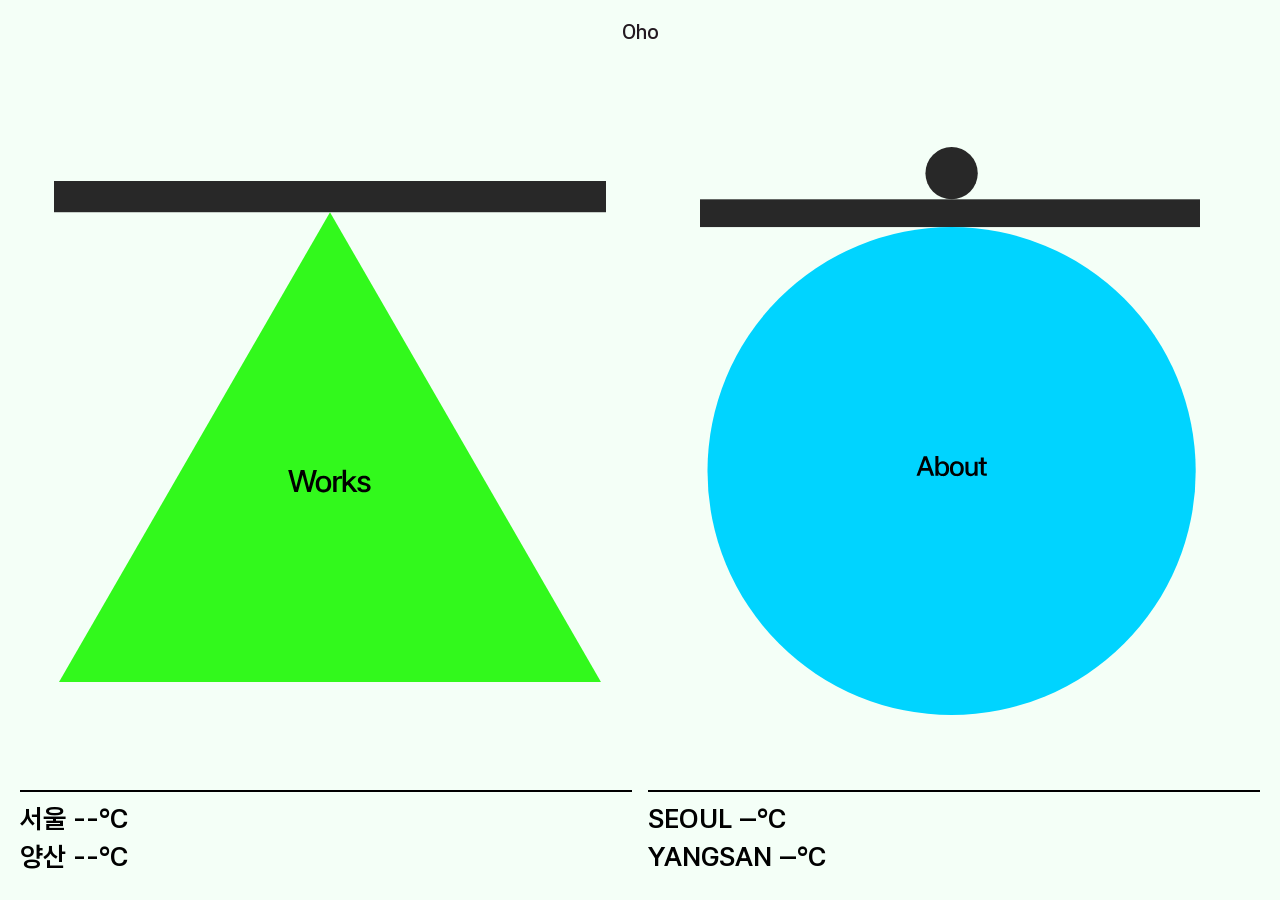
<file: index.html>
<!DOCTYPE html>
<html lang="ko">
<head>
<meta charset="UTF-8">
<meta name="viewport" content="width=device-width, initial-scale=1.0">
<title>Oho Studio</title>
<link rel="preconnect" href="https://fonts.googleapis.com">
<link rel="preconnect" href="https://fonts.gstatic.com" crossorigin>
<link href="https://fonts.googleapis.com/css2?family=Asta+Sans:wght@400;500;700;800&family=Gothic+A1:wght@400;500;700;800&display=swap" rel="stylesheet">
<link rel="stylesheet" href="home.css?v=20261123-1">
<link rel="stylesheet" href="cursor.css?v=20260811-2">
</head>
<body>

<header class="top-nav">
  <span class="nav-placeholder nav-left" aria-hidden="true">Works</span>
  <a class="logo" href="index.html">Oho</a>
  <span class="nav-placeholder nav-right" aria-hidden="true">About</span>
</header>

<main class="home">

  <a class="side left-area" href="works.html" aria-label="Works">
    <img class="works-visual" src="home_button_w.svg" alt="">
  </a>

  <a class="side right-area" href="about.html" aria-label="About">
    <img class="about-visual" src="home_button_A.svg" alt="">
  </a>

</main>

<footer class="bottom-info">
  <div class="info-block info-kr">
    <p>서울 <span class="temp" data-city="seoul">--°C</span></p>
    <p>양산 <span class="temp" data-city="yangsan">--°C</span></p>
  </div>
  <div class="info-block info-en">
    <p>SEOUL <span class="temp" data-city="seoul">--°C</span></p>
    <p>YANGSAN <span class="temp" data-city="yangsan">--°C</span></p>
  </div>
</footer>

<p class="mobile-copyright">© 2026 OHO STUDIO<br>ALL RIGHTS RESERVED.</p>

<script src="cursor.js?v=20260811-2"></script>
<script src="home.js?v=20260811-2"></script>
</body>
</html>
</file>
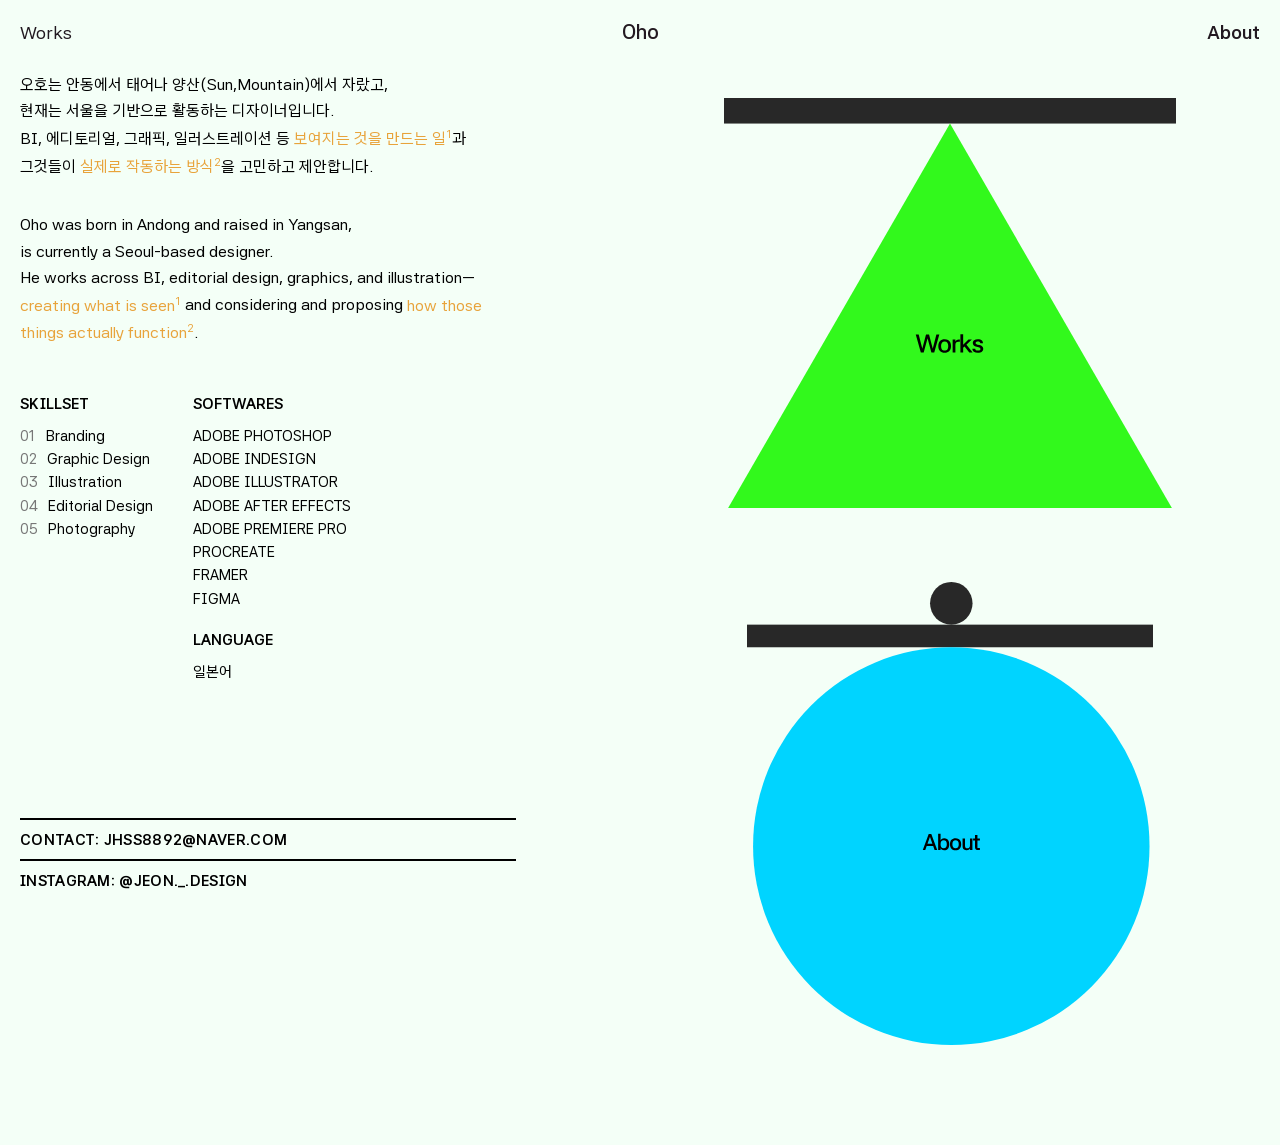
<file: about.html>
<!DOCTYPE html>
<html lang="ko">
<head>
<meta charset="UTF-8">
<meta name="viewport" content="width=device-width, initial-scale=1.0">
<title>Oho Studio — About</title>
<link rel="preconnect" href="https://fonts.googleapis.com">
<link rel="preconnect" href="https://fonts.gstatic.com" crossorigin>
<link href="https://fonts.googleapis.com/css2?family=Asta+Sans:wght@400;500;700;800&family=Gothic+A1:wght@400;500;700;800&display=swap" rel="stylesheet">
<link rel="stylesheet" href="about.css?v=20260811-2">
<link rel="stylesheet" href="cursor.css?v=20260811-2">
</head>
<body>

<div class="about-desktop">
  <header class="top-nav">
    <a class="nav-link nav-left" href="works.html">Works</a>
    <a class="logo" href="index.html">Oho</a>
    <a class="nav-link nav-right active" href="about.html">About</a>
  </header>

  <main class="about-main">
    <section class="about-text">
      <div class="about-block about-intro">
        <p class="intro-kr">
          오호는 안동에서 태어나 양산(Sun,Mountain)에서 자랐고,<br>
          현재는 서울을 기반으로 활동하는 디자이너입니다.<br>
          BI, 에디토리얼, 그래픽, 일러스트레이션 등 <span class="accent">보여지는 것을 만드는 일<sup>1</sup></span>과<br>
          그것들이 <span class="accent">실제로 작동하는 방식<sup>2</sup></span>을 고민하고 제안합니다.
        </p>
        <p class="intro-en">
          Oho was born in Andong and raised in Yangsan,<br>
          is currently a Seoul-based designer.<br>
          He works across BI, editorial design, graphics, and illustration&mdash;<span class="accent">creating what is seen<sup>1</sup></span> and considering and proposing <span class="accent">how those things actually function<sup>2</sup></span>.
        </p>
      </div>

      <div class="about-block about-skills">
        <div class="skills-col">
          <h3>SKILLSET</h3>
          <ol class="skill-list">
            <li><span class="num">01</span> Branding</li>
            <li><span class="num">02</span> Graphic Design</li>
            <li><span class="num">03</span> Illustration</li>
            <li><span class="num">04</span> Editorial Design</li>
            <li><span class="num">05</span> Photography</li>
          </ol>
        </div>
        <div class="skills-col">
          <h3>SOFTWARES</h3>
          <ul class="plain-list">
            <li>ADOBE PHOTOSHOP</li>
            <li>ADOBE INDESIGN</li>
            <li>ADOBE ILLUSTRATOR</li>
            <li>ADOBE AFTER EFFECTS</li>
            <li>ADOBE PREMIERE PRO</li>
            <li>PROCREATE</li>
            <li>FRAMER</li>
            <li>FIGMA</li>
          </ul>
          <h3 class="lang-title">LANGUAGE</h3>
          <ul class="plain-list">
            <li>일본어</li>
          </ul>
        </div>
      </div>

    </section>

    <section class="about-visuals" id="about-visuals">
      <a class="side works-side" href="works.html" aria-label="Works">
        <img class="works-visual" src="home_button_w.svg" alt="">
      </a>
      <div class="side about-side" aria-current="page" aria-label="About">
        <img class="about-visual" src="home_button_A.svg" alt="">
      </div>
    </section>
  </main>

  <div class="about-block about-contact">
    <div class="contact-row">
      <a href="mailto:jhss8892@naver.com">CONTACT: JHSS8892@NAVER.COM</a>
    </div>
    <div class="contact-row">
      <a href="https://instagram.com/jeon._.design" target="_blank" rel="noopener">INSTAGRAM: @JEON._.DESIGN</a>
    </div>
  </div>
</div>

<div class="about-mobile" id="about-mobile">
  <div class="mobile-close-bar">
    <button type="button" class="close-btn" id="close-btn">Close</button>
  </div>

  <div class="mobile-body">
    <p class="intro-kr">
      오호는 안동에서 태어나 양산<br>
      (Sun,Mountain)에서 자랐고,<br>
      현재는 서울을 기반으로 활동하는<br>
      디자이너입니다.<br>
      BI, 에디토리얼, 그래픽, 일러스트레이션 등<br>
      <span class="accent">보여지는 것을 만드는 일<sup>1</sup></span>과<br>
      그것들이 <span class="accent">실제로 작동하는 방식<sup>2</sup></span>을<br>
      고민하고 제안합니다.
    </p>
    <p class="intro-en">
      Oho was born in Andong and raised in<br>
      Yangsan,<br>
      is currently a Seoul-based designer.<br>
      He works across BI, editorial design,<br>
      graphics, and illustration&mdash;<span class="accent">creating what<br>
      is seen<sup>1</sup></span> and considering and proposing<br>
      <span class="accent">how those things actually function<sup>2</sup></span>.
    </p>

    <div class="mobile-contact">
      <h3>Contact</h3>
      <p>E-mail: <a href="mailto:jhss8892@naver.com">jhss8892@naver.com</a></p>
      <p>Instagram: <a href="https://instagram.com/jeon._.design" target="_blank" rel="noopener">@jeon._.design</a></p>
    </div>
  </div>
</div>

<script src="cursor.js?v=20260811-2"></script>
<script src="about.js?v=20260811-2"></script>
</body>
</html>
</file>
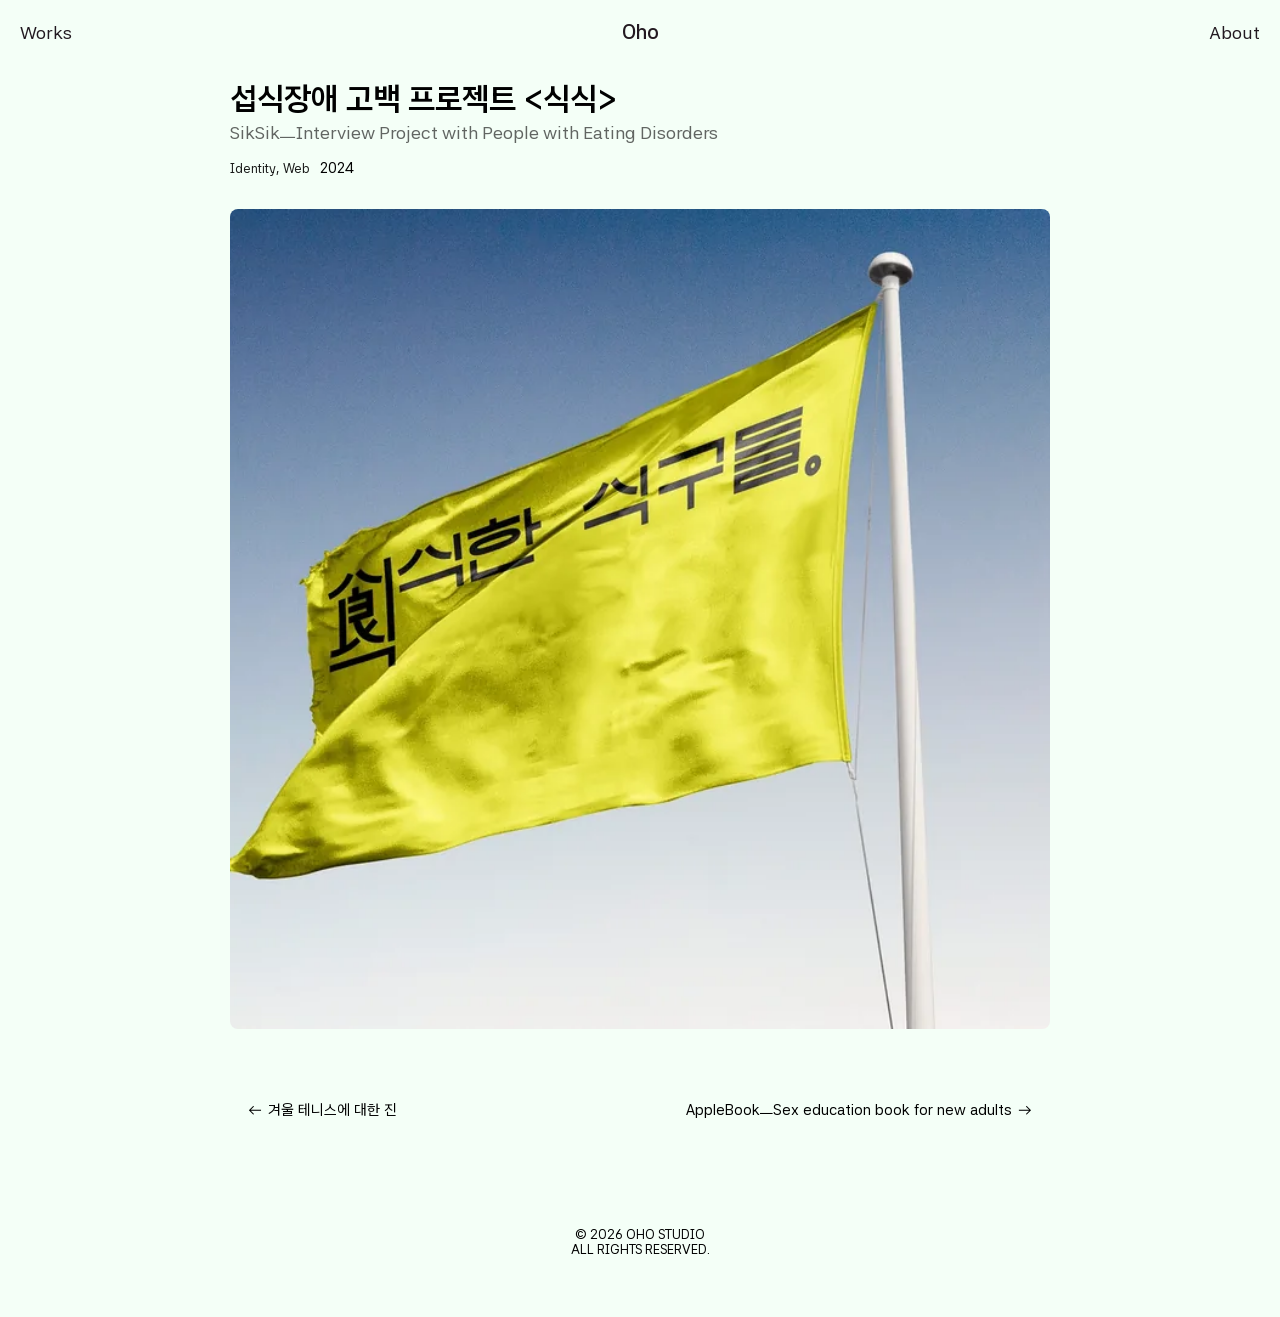
<file: project.html>
<!DOCTYPE html>
<html lang="ko">
<head>
<meta charset="UTF-8">
<meta name="viewport" content="width=device-width, initial-scale=1.0">
<title>Oho Studio — Project</title>
<link rel="preconnect" href="https://fonts.googleapis.com">
<link rel="preconnect" href="https://fonts.gstatic.com" crossorigin>
<link href="https://fonts.googleapis.com/css2?family=Asta+Sans:wght@400;500;700;800&family=Gothic+A1:wght@400;500;700;800&display=swap" rel="stylesheet">
<link rel="stylesheet" href="works.css?v=20261123-3">
<link rel="stylesheet" href="project.css?v=20261124-1">
<link rel="stylesheet" href="cursor.css?v=20260811-2">
</head>
<body>

<header class="top-nav">
  <a class="nav-link nav-left" href="works.html">Works</a>
  <a class="logo" href="index.html">Oho</a>
  <a class="nav-link nav-right" href="about.html">About</a>
</header>

<main class="project-detail" id="project-detail">
  <div class="project-head">
    <h1 class="project-title-kr" id="project-title-kr"></h1>
    <h2 class="project-title-en" id="project-title-en"></h2>
    <div class="project-meta">
      <span class="card-tag" id="project-category"></span>
      <span class="project-year" id="project-year"></span>
    </div>
    <p class="project-summary" id="project-summary"></p>
  </div>

  <div class="project-image-wrap" id="project-image-wrap">
    <img class="project-image" id="project-image" alt="">
  </div>

  <section class="project-book" id="project-book" aria-label="얼어죽어도 테니스 책 보기" hidden>
    <canvas class="project-book-canvas" aria-hidden="true"></canvas>
    <p class="project-book-error" role="status"></p>
    <div class="project-book-controls">
      <button type="button" data-book-prev aria-label="이전 페이지">←</button>
      <form class="project-book-position" data-book-jump>
        <input type="number" min="1" step="1" inputmode="numeric" enterkeyhint="go" required
          data-book-page aria-label="이동할 페이지 번호" aria-describedby="project-book-total">
        <span id="project-book-total" data-book-total></span>
        <button type="submit" class="project-book-go">이동</button>
      </form>
      <button type="button" data-book-next aria-label="다음 페이지">→</button>
    </div>
  </section>

  <p class="project-desc" id="project-desc"></p>
</main>

<nav class="project-pager">
  <a class="pager-btn pager-prev" id="pager-prev">← Previous</a>
  <a class="pager-btn pager-next" id="pager-next">Next →</a>
</nav>

<footer class="site-footer">
  <p>© 2026 OHO STUDIO</p>
  <p>ALL RIGHTS RESERVED.</p>
</footer>

<script src="cursor.js?v=20260811-2"></script>
<script src="projects-data.js?v=20261124-1"></script>
<script src="project.js?v=20261124-1"></script>
</body>
</html>
</file>
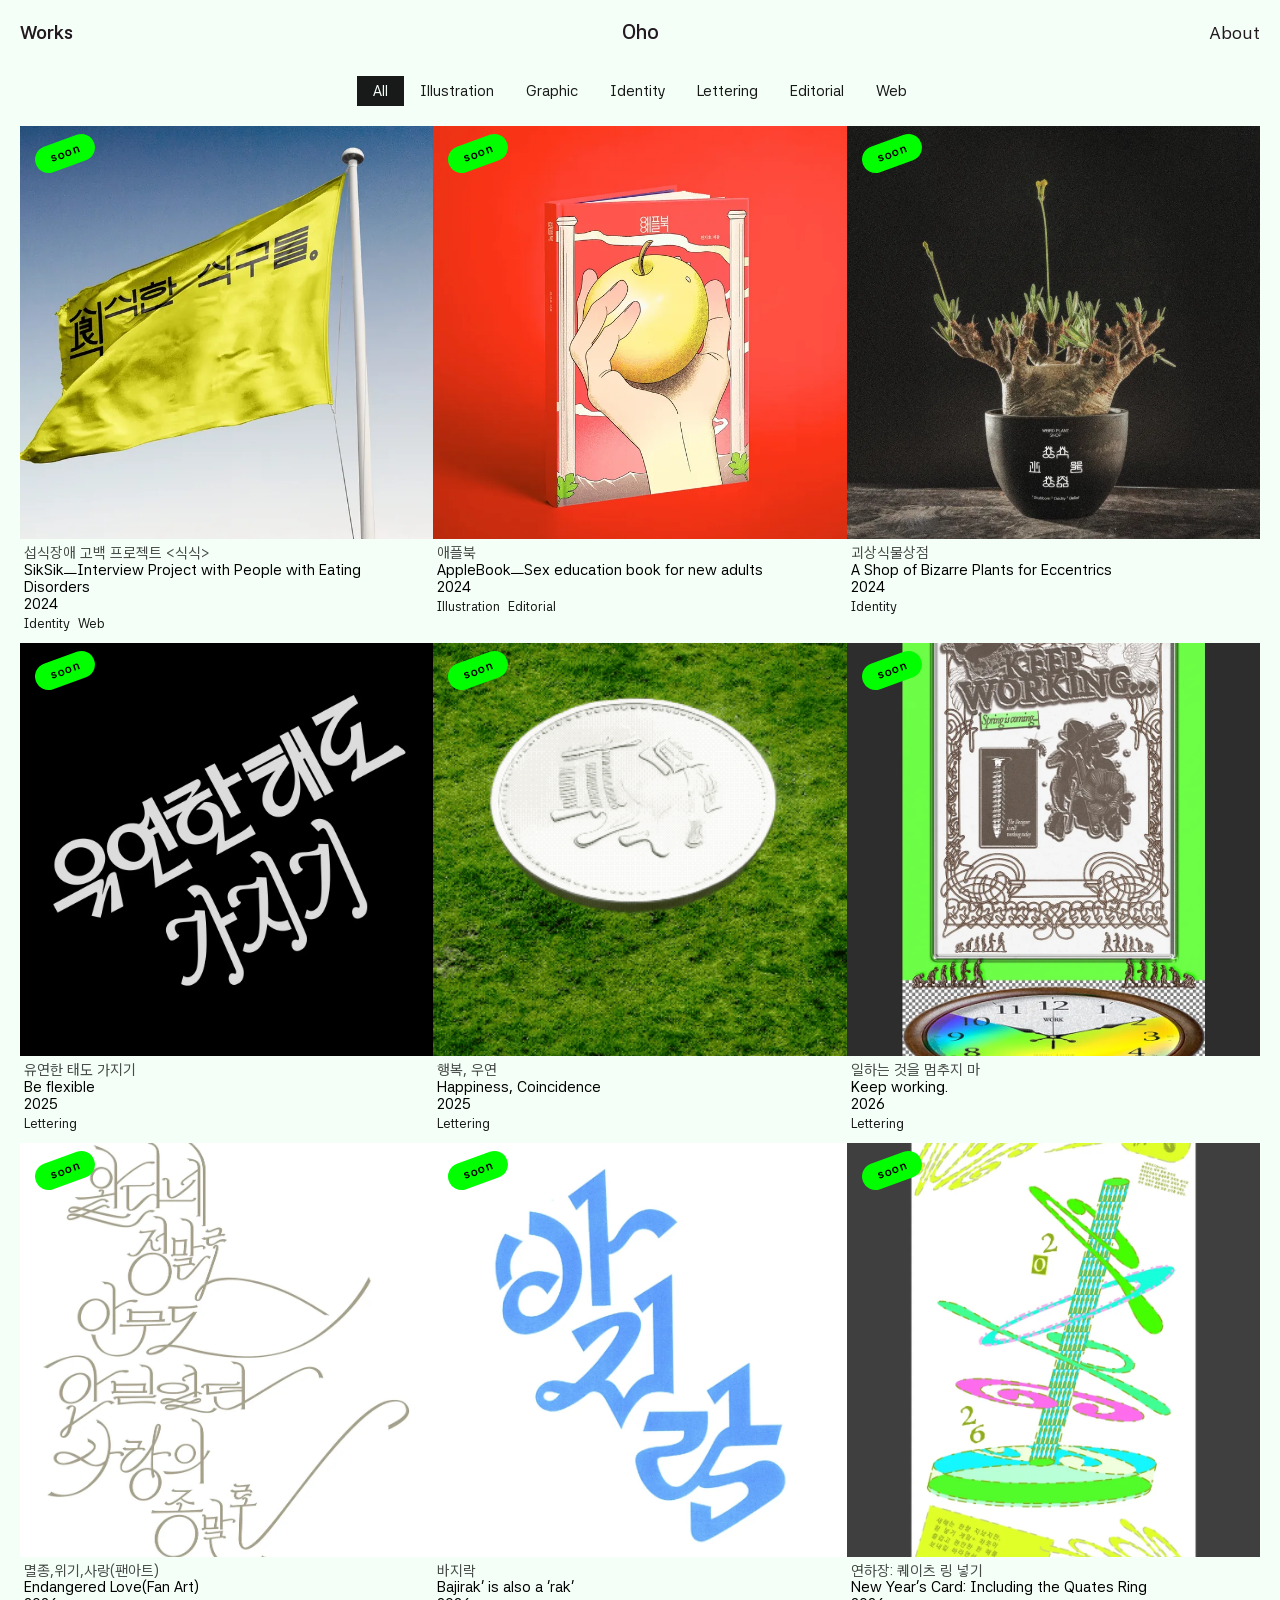
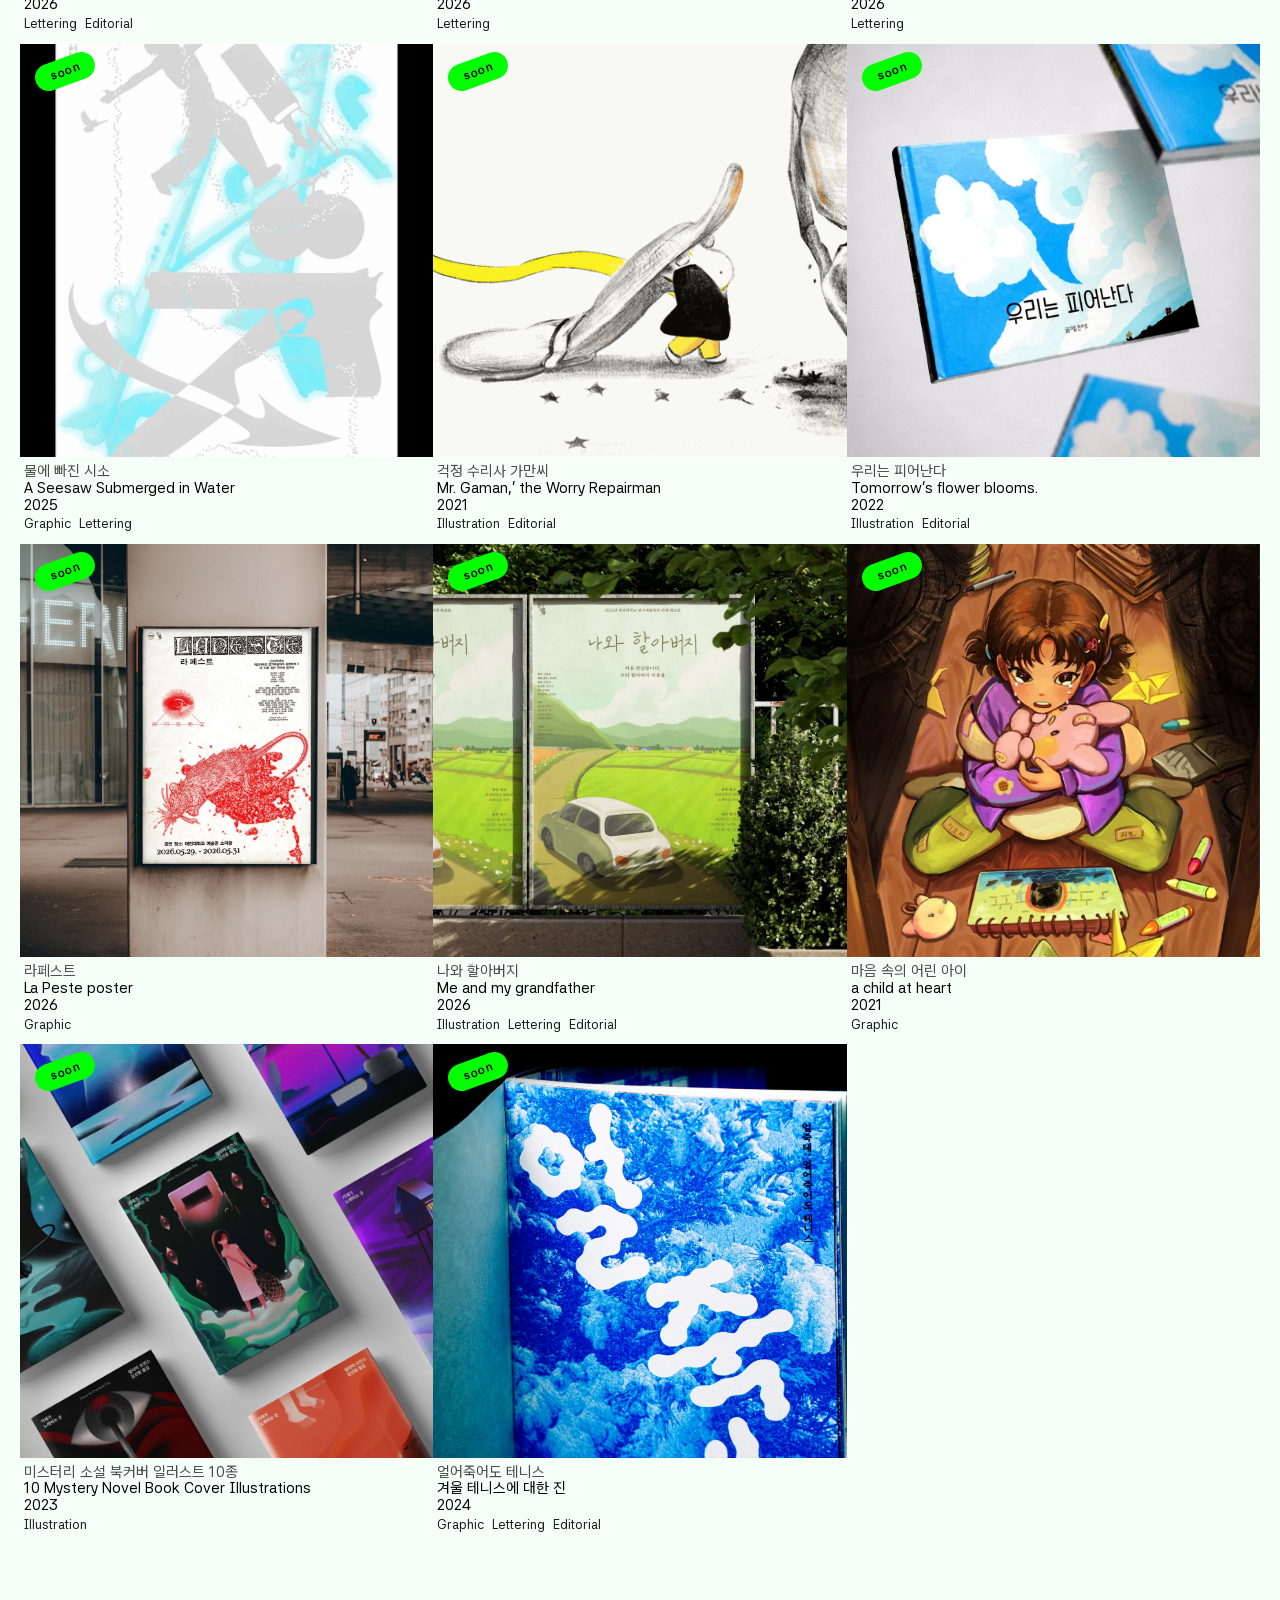
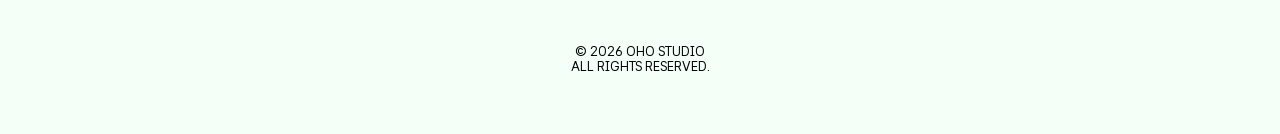
<file: works.html>
<!DOCTYPE html>
<html lang="ko">
<head>
<meta charset="UTF-8">
<meta name="viewport" content="width=device-width, initial-scale=1.0">
<title>Oho Studio — Works</title>
<link rel="preconnect" href="https://fonts.googleapis.com">
<link rel="preconnect" href="https://fonts.gstatic.com" crossorigin>
<link href="https://fonts.googleapis.com/css2?family=Asta+Sans:wght@400;500;700;800&family=Gothic+A1:wght@400;500;700;800&display=swap" rel="stylesheet">
<link rel="stylesheet" href="works.css?v=20261123-3">
<link rel="stylesheet" href="cursor.css?v=20260811-2">
</head>
<body>

<header class="top-nav">
  <a class="nav-link nav-left active" href="works.html">Works</a>
  <a class="logo" href="index.html">Oho</a>
  <a class="nav-link nav-right" href="about.html">About</a>
</header>

<nav class="filters" id="filters">
  <button class="filter-btn active" data-filter="all">All</button>
  <button class="filter-btn" data-filter="Illustration">Illustration</button>
  <button class="filter-btn" data-filter="Graphic">Graphic</button>
  <button class="filter-btn" data-filter="Identity">Identity</button>
  <button class="filter-btn" data-filter="Lettering">Lettering</button>
  <span class="filter-break" aria-hidden="true"></span>
  <button class="filter-btn" data-filter="Editorial">Editorial</button>
  <button class="filter-btn" data-filter="Web">Web</button>
</nav>

<main class="grid" id="grid"></main>

<footer class="site-footer">
  <p>© 2026 OHO STUDIO</p>
  <p>ALL RIGHTS RESERVED.</p>
</footer>

<script src="cursor.js?v=20260811-2"></script>
<script src="projects-data.js?v=20261124-1"></script>
<script src="works.js?v=20261123-3"></script>
</body>
</html>
</file>
<file: home.css>
:root {
  --bg: #F4FFF7;
  --text: #000000;
  --nav-height: 64px;
}

* {
  box-sizing: border-box;
}

html, body {
  height: 100%;
  margin: 0;
  overflow: hidden;
}

body {
  display: flex;
  flex-direction: column;
  height: 100vh;
  background: var(--bg);
  color: var(--text);
  font-family: "Asta Sans", "Gothic A1", sans-serif;
  padding: calc(var(--nav-height) + 8px) 20px 24px;
}

/* ---------- Top nav ---------- */
.top-nav {
  position: fixed;
  inset: 0 0 auto;
  z-index: 100;
  display: grid;
  grid-template-columns: 1fr auto 1fr;
  align-items: center;
  min-height: var(--nav-height);
  padding: 8px 20px;
  color: #ffffff;
  background: transparent;
  mix-blend-mode: difference;
}

.nav-placeholder {
  visibility: hidden;
  font-size: 18px;
}

.nav-left {
  justify-self: start;
}

.nav-right {
  justify-self: end;
}

.logo {
  justify-self: center;
  font-size: 20px;
  font-weight: 600;
  color: inherit;
  text-decoration: none;
  opacity: 0.9;
  transition: opacity 180ms ease;
}

.logo:hover {
  opacity: 1;
}

/* ---------- Hero ---------- */
.home {
  position: relative;
  flex: 1;
  display: grid;
  grid-template-columns: 1fr 1fr;
  min-height: 0;
}

.side {
  display: flex;
  align-items: center;
  justify-content: center;
  text-decoration: none;
  color: inherit;
  cursor: pointer;
}

/* ---------- Works (left) ---------- */
.works-visual {
  width: clamp(336px, 43.2vw, 626px);
  height: auto;
  display: block;
  transform-origin: center;
  transition: transform 0.25s ease-out;
}

/* ---------- About (right) ---------- */
.about-visual {
  width: clamp(312px, 39vw, 562px);
  height: auto;
  display: block;
  transform-origin: center;
  transition: transform 0.25s ease-out;
}

/* Cap hero image width by available viewport height (aspect-ratio-aware)
   so the hero never grows taller than the space left after nav/footer,
   which would otherwise push or overlap them. Budget: nav (var(--nav-height) + 8px)
   + bottom padding (24px) + footer max height (~88px) + buffer. Scoped to the
   non-scrolling desktop/tablet layout; mobile scrolls, so it doesn't need this. */
@media (min-width: 768px) {
  .works-visual {
    width: min(clamp(336px, 43.2vw, 626px), calc((100vh - 208px) * 1.1023));
  }

  .about-visual {
    width: min(clamp(312px, 39vw, 562px), calc((100vh - 208px) * 0.8797));
  }
}

/* ---------- Bottom info ---------- */
.bottom-info {
  display: flex;
  gap: 16px;
  margin: 0;
}

.info-block {
  width: calc(50% - 8px);
  border-top: 2px solid #000000;
  padding-top: 8px;
}

.info-block p {
  margin: 0;
  font-size: clamp(16px, 3vh, 28px);
  font-weight: 700;
  line-height: 1.4;
}

.mobile-copyright {
  display: none;
}

/* ---------- Mobile ---------- */
@media (max-width: 767px) {
  :root {
    --nav-height: 52px;
  }

  html, body {
    overflow: visible;
  }

  body {
    min-height: 100vh;
    height: auto;
    padding: calc(var(--nav-height) + 8px) 16px 24px;
  }

  .top-nav {
    padding: 6px 16px;
  }

  .home {
    display: flex;
    flex-direction: column;
    align-items: center;
    flex: none;
  }

  .left-area {
    order: 2;
    margin-bottom: 40px;
  }

  .right-area {
    order: 3;
  }

  .left-area,
  .right-area {
    opacity: 0;
    transform: translateY(46px);
    animation: floatInSettle 0.9s cubic-bezier(0.22, 1, 0.36, 1) forwards;
  }

  .left-area {
    animation-delay: 0.1s;
  }

  .right-area {
    animation-delay: 0.4s;
  }

  .left-area.is-settled,
  .right-area.is-settled {
    opacity: 1;
    transform: none;
    animation: none;
  }

  .left-area.is-shaking,
  .right-area.is-shaking {
    animation: clickShake 0.35s ease-in-out;
  }

  .bottom-info {
    margin-top: 32px;
    flex-direction: column;
  }

  .info-kr {
    display: none;
  }

  .info-en {
    width: 100%;
  }

  .mobile-copyright {
    display: block;
    margin: 20px 0 0;
    text-align: center;
    font-size: 11px;
    line-height: 1.5;
  }
}

@keyframes floatInSettle {
  0% {
    opacity: 0;
    transform: translateY(46px);
  }
  55% {
    opacity: 1;
    transform: translateY(-6px);
  }
  70% {
    transform: translateY(3px) translateX(-3px);
  }
  82% {
    transform: translateY(-2px) translateX(2px);
  }
  92% {
    transform: translateY(1px) translateX(-1px);
  }
  100% {
    opacity: 1;
    transform: translateY(0) translateX(0);
  }
}

@keyframes clickShake {
  0%,
  100% {
    transform: translateX(0);
  }
  20% {
    transform: translateX(-6px);
  }
  40% {
    transform: translateX(5px);
  }
  60% {
    transform: translateX(-4px);
  }
  80% {
    transform: translateX(3px);
  }
}
</file>
<file: cursor.css>
@media (hover: hover) and (pointer: fine) {
  * {
    cursor: none !important;
  }
}

.custom-cursor {
  position: fixed;
  top: 0;
  left: 0;
  width: 24px;
  height: 24px;
  border-radius: 50%;
  background: #ffffff;
  mix-blend-mode: difference;
  pointer-events: none;
  z-index: 9999;
  transform: translate(-50%, -50%);
  opacity: 0;
  transition: opacity 0.2s ease;
}

.custom-cursor.is-active {
  opacity: 1;
}
</file>
<file: about.css>
:root {
  --bg: #F4FFF7;
  --text: #000000;
  --accent: #E8A33B;
  --page-pad: 20px;
  --nav-height: 64px;
}

* {
  box-sizing: border-box;
}

html, body {
  margin: 0;
  background: var(--bg);
  color: var(--text);
  font-family: "Asta Sans", "Gothic A1", sans-serif;
}

a {
  color: inherit;
}

/* ---------- Top nav ---------- */
.top-nav {
  position: fixed;
  inset: 0 0 auto;
  z-index: 100;
  display: grid;
  grid-template-columns: 1fr auto 1fr;
  align-items: center;
  min-height: var(--nav-height);
  padding: 8px var(--page-pad);
  color: #ffffff;
  background: transparent;
  mix-blend-mode: difference;
}

.nav-link {
  font-size: 18px;
  color: inherit;
  text-decoration: none;
  opacity: 0.9;
  transition: opacity 180ms ease;
}

.nav-link.active {
  font-weight: 700;
}

.nav-link:hover,
.logo:hover {
  opacity: 1;
}

.nav-left {
  justify-self: start;
}

.nav-right {
  justify-self: end;
}

.logo {
  justify-self: center;
  font-size: 20px;
  font-weight: 600;
  color: inherit;
  text-decoration: none;
  opacity: 0.9;
  transition: opacity 180ms ease;
}

/* ---------- Main 2-col ---------- */
.about-main {
  display: flex;
  align-items: stretch;
  min-height: calc(100vh - 64px - 100px);
  padding: calc(var(--nav-height) + 8px) var(--page-pad) 100px;
}

.about-text {
  flex: 0 0 50%;
  opacity: 0;
  transform: translateY(24px);
  transition: opacity 0.7s cubic-bezier(0.22, 1, 0.36, 1), transform 0.7s cubic-bezier(0.22, 1, 0.36, 1);
}

.about-text.is-visible {
  opacity: 1;
  transform: translateY(0);
}

.about-block {
  width: 80%;
}

.about-block + .about-block {
  margin-top: 48px;
}

.accent {
  color: var(--accent);
}

.accent sup {
  font-size: 0.7em;
}

.intro-kr,
.intro-en {
  font-size: 16px;
  line-height: 1.65;
  margin: 0;
}

.intro-en {
  margin-top: 32px;
}

/* skills */
.about-skills {
  display: flex;
  gap: 40px;
}

.skills-col h3 {
  font-size: 15px;
  font-weight: 700;
  margin: 0 0 12px;
}

.skill-list,
.plain-list {
  list-style: none;
  margin: 0;
  padding: 0;
  font-size: 15px;
  line-height: 1.55;
}

.skill-list li {
  display: flex;
  gap: 10px;
}

.skill-list .num {
  color: #777;
}

.skills-col h3.lang-title {
  margin-top: 20px;
}

/* contact */
.about-contact {
  position: fixed;
  left: var(--page-pad);
  bottom: 0;
  width: calc((100vw - var(--page-pad) * 2) * 0.4);
  background: var(--bg);
  z-index: 20;
}

.contact-row {
  border-top: 2.4px solid var(--text);
  padding: 10px 0;
}

.contact-row a {
  display: inline-block;
  font-size: 15px;
  font-weight: 700;
  text-decoration: none;
  letter-spacing: 0.02em;
}

.contact-row a:hover {
  text-decoration: underline;
}

/* ---------- Right visuals ---------- */
.about-visuals {
  flex: 0 0 50%;
  display: flex;
  flex-direction: column;
  align-items: stretch;
  justify-content: center;
  gap: 48px;
}

.side {
  flex: 1;
  display: flex;
  align-items: center;
  justify-content: center;
  text-decoration: none;
  min-width: 0;
  min-height: 0;
  transition: transform 0.85s cubic-bezier(0.65, 0, 0.35, 1);
}

.works-side {
  cursor: pointer;
  transform: translateY(70px);
}

.about-side {
  cursor: default;
  transform: translateY(-70px);
}

.about-visuals.settled .works-side,
.about-visuals.settled .about-side {
  transform: translateY(0);
}

.works-visual,
.about-visual {
  width: auto;
  height: auto;
  max-width: 73%;
  max-height: 100%;
  display: block;
  transform-origin: center;
  transition: transform 0.25s ease-out;
}

/* ---------- Mobile panel (hidden on desktop) ---------- */
.about-mobile {
  display: none;
}

@media (max-width: 767px) {
  .about-desktop {
    display: none;
  }

  .about-mobile {
    display: block;
    position: fixed;
    inset: 0;
    z-index: 100;
    background: var(--bg);
    overflow-y: auto;
    transform: translateY(100%);
    transition: transform 0.5s ease-in-out;
  }

  .about-mobile.panel-open {
    transform: translateY(0);
  }

  .mobile-close-bar {
    margin-top: 10px;
    border-top: 1px solid var(--text);
    padding: 20px 14px 12px;
    text-align: center;
  }

  .close-btn {
    font-family: inherit;
    font-size: 15px;
    background: none;
    border: none;
    color: var(--text);
    cursor: pointer;
  }

  .mobile-body {
    padding: 28px 14px 40px;
  }

  .mobile-body .intro-kr,
  .mobile-body .intro-en {
    font-size: 15px;
    line-height: 1.6;
    margin: 0;
  }

  .mobile-body .intro-en {
    margin-top: 32px;
  }

  .mobile-contact {
    margin-top: 32px;
  }

  .mobile-contact h3 {
    font-size: 16px;
    font-weight: 700;
    margin: 0 0 12px;
  }

  .mobile-contact p {
    font-size: 15px;
    line-height: 1.7;
    margin: 6px 0;
  }

  .mobile-contact a {
    text-decoration: underline;
  }
}
</file>
<file: works.css>
:root {
  --bg: #F4FFF7;
  --text: #000000;
  --gap: 0px;
  --page-pad: 20px;
  --nav-height: 64px;
}

* {
  box-sizing: border-box;
}

body {
  margin: 0;
  background: var(--bg);
  color: var(--text);
  font-family: "Asta Sans", "Gothic A1", sans-serif;
}

/* ---------- Top nav ---------- */
.top-nav {
  position: fixed;
  inset: 0 0 auto;
  z-index: 100;
  display: grid;
  grid-template-columns: 1fr auto 1fr;
  align-items: center;
  min-height: var(--nav-height);
  padding: 8px var(--page-pad);
  color: #ffffff;
  background: transparent;
  mix-blend-mode: difference;
}

.nav-link {
  font-size: 18px;
  color: inherit;
  text-decoration: none;
  opacity: 0.9;
  transition: opacity 180ms ease;
}

.nav-link.active {
  font-weight: 700;
}

.nav-link:hover,
.logo:hover {
  opacity: 1;
}

.nav-left {
  justify-self: start;
}

.nav-right {
  justify-self: end;
}

.logo {
  justify-self: center;
  font-size: 20px;
  font-weight: 600;
  color: inherit;
  text-decoration: none;
  opacity: 0.9;
  transition: opacity 180ms ease;
}

/* ---------- Filters ---------- */
.filters {
  position: sticky;
  top: var(--nav-height);
  z-index: 90;
  display: flex;
  justify-content: center;
  flex-wrap: wrap;
  gap: 0;
  margin-top: var(--nav-height);
  padding: 12px var(--page-pad) 20px;
  color: var(--text);
  background: transparent;
}

.filters.is-stuck {
  color: #ffffff;
  mix-blend-mode: difference;
}

.filter-btn,
.card-tag {
  font-family: inherit;
  font-size: 15px;
  color: inherit;
  background: transparent;
  border: 0;
  padding: 6px 16px;
  cursor: pointer;
  opacity: 0.9;
  transition: color 180ms ease, opacity 180ms ease;
}

.filter-break {
  display: none;
}

.filter-btn:hover {
  color: inherit;
  background: transparent;
  opacity: 1;
}

.filter-btn.active {
  background: var(--text);
  color: var(--bg);
}

.filters.is-stuck .filter-btn.active {
  background: #ffffff;
  color: #000000;
}

/* ---------- Grid ---------- */
.grid {
  display: grid;
  grid-template-columns: repeat(3, minmax(0, 1fr));
  gap: var(--gap);
  padding: 0 var(--page-pad) 60px;
}

@media (max-width: 1024px) {
  .grid {
    grid-template-columns: repeat(2, minmax(0, 1fr));
  }
}

@media (max-width: 767px) {
  .grid {
    grid-template-columns: 1fr;
  }
}

.card {
  display: block;
  width: 100%;
  color: inherit;
  text-decoration: none;
  opacity: 0;
  transform: translateY(32px);
  transition: opacity 0.7s ease-out, transform 0.7s ease-out;
}

.card.is-visible {
  opacity: 1;
  transform: translateY(0);
}

.card.hidden {
  display: none;
}

@media (prefers-reduced-motion: reduce) {
  .card {
    opacity: 1;
    transform: none;
    transition: none;
  }
}

.card-image-wrap {
  position: relative;
  width: 100%;
  aspect-ratio: 1 / 1;
  overflow: hidden;
  border-radius: 0;
  background-image:
    linear-gradient(45deg, #e2e2e2 25%, transparent 25%),
    linear-gradient(-45deg, #e2e2e2 25%, transparent 25%),
    linear-gradient(45deg, transparent 75%, #e2e2e2 75%),
    linear-gradient(-45deg, transparent 75%, #e2e2e2 75%);
  background-size: 24px 24px;
  background-position: 0 0, 0 12px, 12px -12px, -12px 0;
  background-color: #f2f2f2;
}

.card-image-wrap.ratio-square,
.card-image-wrap.ratio-portrait,
.card-image-wrap.ratio-landscape {
  aspect-ratio: 1 / 1;
}

.card-image {
  width: 100%;
  height: 100%;
  display: block;
  object-fit: cover;
  transition: transform 0.35s ease;
}

.card-image-wrap::before {
  content: "soon";
  position: absolute;
  top: 14px;
  left: 14px;
  z-index: 5;
  display: flex;
  align-items: center;
  justify-content: center;
  padding: 4px 16px;
  border-radius: 999px;
  background: #01ff00;
  color: #000000;
  font-size: 12px;
  font-weight: 700;
  line-height: 1.6;
  transform: rotate(-20deg);
  pointer-events: none;
}

.card-info {
  text-align: left;
  padding: 6px 4px 12px;
  line-height: 1.12;
}

.card-title-kr,
.card-title-en,
.card-year {
  margin: 0;
  font-size: 15px;
  line-height: 1.12;
  transition: opacity 0.25s ease;
}

.card-title-kr {
  opacity: 0.7;
}

.card-tags {
  display: flex;
  gap: 8px;
  margin-top: 4px;
}

.card-tag {
  font-size: 13px;
  padding: 0;
  display: inline-block;
  cursor: default;
}

@media (hover: hover) {
  .card:hover .card-image {
    transform: scale(1.04);
  }

  .card:hover .card-title-kr {
    opacity: 1;
  }
}

/* ---------- Footer ---------- */
.site-footer {
  text-align: center;
  padding: 40px 0 60px;
}

.site-footer p {
  margin: 0;
  font-size: 13px;
}

/* ---------- Mobile ---------- */
@media (max-width: 767px) {
  :root {
    --page-pad: 8px;
    --gap: 0px;
    --nav-height: 52px;
  }

  .top-nav {
    grid-template-columns: 1fr auto 1fr;
    padding: 6px var(--page-pad);
  }

  .nav-left,
  .nav-right {
    display: block;
  }

  .filters {
    gap: 0;
    padding: 10px var(--page-pad) 16px;
  }

  .filter-btn {
    font-size: 13px;
    padding: 3px 8px;
  }

  .filter-break {
    display: block;
    flex-basis: 100%;
    height: 0;
  }

  .card-tags {
    display: flex;
  }

  .card-title-kr,
  .card-title-en,
  .card-year {
    font-size: 13px;
    line-height: 1.35;
  }

  .card-info {
    padding: 5px 3px 12px;
  }

  .card:active {
    transform: scale(0.99);
    transition: transform 120ms ease;
  }

  .site-footer {
    padding: 50px 0 22px;
  }

  .site-footer p {
    font-size: 11px;
  }
}
</file>
<file: project.css>
.project-detail {
  max-width: 860px;
  margin: 0 auto;
  padding: calc(var(--nav-height) + 16px) var(--page-pad) 40px;
}

.project-head {
  margin-bottom: 32px;
}

.project-title-kr {
  margin: 0;
  font-size: 32px;
  font-weight: 700;
}

.project-title-en {
  margin: 4px 0 0;
  font-size: 18px;
  font-weight: 400;
  color: var(--text);
  opacity: 0.6;
}

.project-meta {
  display: flex;
  align-items: center;
  gap: 10px;
  margin-top: 16px;
}

.project-year {
  font-size: 15px;
}

.project-summary {
  margin-top: 16px;
  font-size: 16px;
  line-height: 1.6;
}

.project-image-wrap {
  width: 100%;
  overflow: hidden;
  border-radius: 8px;
  background-image:
    linear-gradient(45deg, #e2e2e2 25%, transparent 25%),
    linear-gradient(-45deg, #e2e2e2 25%, transparent 25%),
    linear-gradient(45deg, transparent 75%, #e2e2e2 75%),
    linear-gradient(-45deg, transparent 75%, #e2e2e2 75%);
  background-size: 24px 24px;
  background-position: 0 0, 0 12px, 12px -12px, -12px 0;
  background-color: #f2f2f2;
}

.project-image-wrap.ratio-square { aspect-ratio: 1 / 1; }
.project-image-wrap.ratio-portrait { aspect-ratio: 3 / 4; }
.project-image-wrap.ratio-landscape { aspect-ratio: 4 / 3; }

.project-image {
  width: 100%;
  height: 100%;
  display: block;
  object-fit: cover;
}

.project-image-wrap[hidden],
.project-book[hidden] {
  display: none;
}

.project-book {
  width: 100%;
  margin-block: 8px 24px;
}

.project-book-canvas {
  display: block;
  width: 100%;
  filter: drop-shadow(0 2px 3px rgba(15, 25, 22, 0.21));
  touch-action: pan-y pinch-zoom;
  user-select: none;
  -webkit-user-select: none;
}

.project-book-controls {
  display: flex;
  flex-wrap: wrap;
  min-height: 44px;
  align-items: center;
  justify-content: center;
  gap: 14px;
  margin-top: 10px;
}

.project-book-controls > button {
  width: 44px;
  height: 44px;
  padding: 0;
  border: 1px solid currentColor;
  border-radius: 50%;
  background: transparent;
  color: var(--text);
  font: inherit;
  font-size: 18px;
}

.project-book-controls > button:hover:not([aria-disabled="true"]) {
  background: rgba(17, 17, 17, 0.06);
}

.project-book-controls > button[aria-disabled="true"] {
  opacity: 0.36;
}

.project-book-controls :is(button, input):focus-visible {
  outline: 2px solid currentColor;
  outline-offset: 3px;
}

.project-book-position {
  display: flex;
  align-items: center;
  gap: 8px;
  font-size: 13px;
  font-variant-numeric: tabular-nums;
}

.project-book-position input {
  box-sizing: border-box;
  width: 3.25em;
  height: 44px;
  padding: 0;
  border: 1px solid currentColor;
  border-radius: 6px;
  background: transparent;
  color: inherit;
  font: inherit;
  font-size: 16px;
  text-align: center;
  appearance: textfield;
  cursor: text !important;
}

.project-book-position input::-webkit-inner-spin-button,
.project-book-position input::-webkit-outer-spin-button {
  -webkit-appearance: none;
  margin: 0;
}

.project-book-go {
  min-height: 44px;
  padding: 0 4px;
  border: 0;
  background: transparent;
  color: inherit;
  font: inherit;
  cursor: pointer !important;
}

.project-book-error {
  margin: 4px 0 0;
  text-align: center;
  font-size: 13px;
}

.project-book-error:empty {
  margin: 0;
}

.project-desc {
  margin-top: 24px;
  font-size: 16px;
  line-height: 1.7;
}

.project-pager {
  max-width: 860px;
  margin: 0 auto;
  padding: 0 var(--page-pad) 60px;
  display: flex;
  justify-content: space-between;
}

.pager-btn {
  display: inline-flex;
  align-items: center;
  gap: 6px;
  font-size: 15px;
  color: var(--text);
  text-decoration: none;
  border: 1px solid var(--border);
  padding: 8px 18px;
}

.pager-btn:hover {
  background: rgba(17, 17, 17, 0.06);
}

@media (max-width: 767px) {
  .project-title-kr {
    font-size: 24px;
  }

  .project-title-en {
    font-size: 15px;
  }

  .project-summary,
  .project-desc {
    font-size: 14px;
  }

  .pager-title {
    display: none;
  }

  .pager-btn {
    min-width: 44px;
    min-height: 44px;
    justify-content: center;
    padding: 8px 14px;
    font-size: 20px;
  }
}

@media (hover: hover) and (pointer: fine) {
  .project-book-canvas {
    cursor: grab !important;
  }

  .project-book-canvas:active {
    cursor: grabbing !important;
  }

  .project-book-controls > button[aria-disabled="false"] {
    cursor: pointer !important;
  }

  body:has(.project-book-canvas:hover, .project-book-controls :is(button, input):hover) .custom-cursor {
    opacity: 0;
  }
}
</file>
